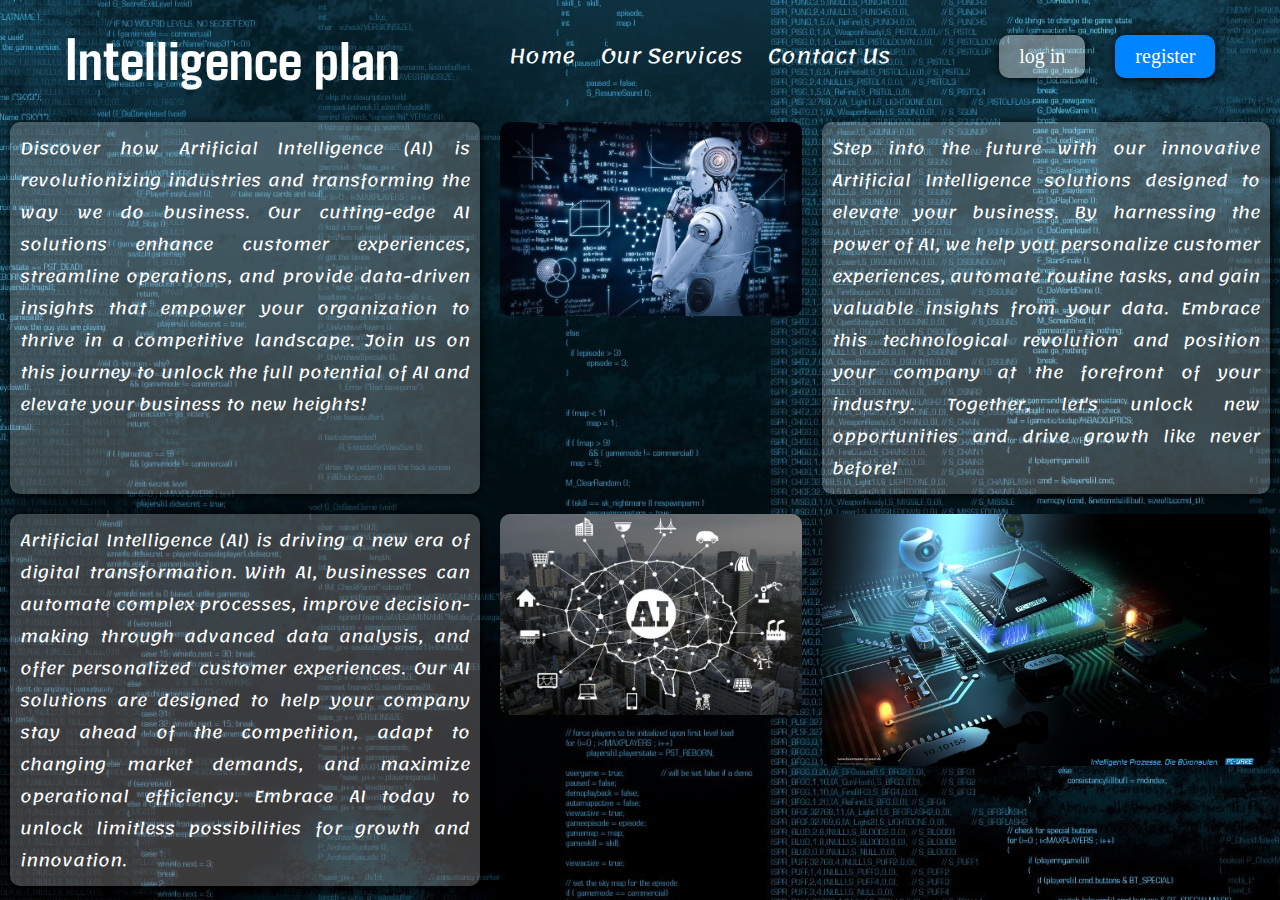
<file: index.html>
<!DOCTYPE html>
<html lang="en">
    <head>
        <meta charset="UTF-8">
        <meta name="viewport" content="width=device-width, initial-scale=1.0">
        <link rel="icon" href="pic/logo/logo.jpg">
        <link rel="stylesheet" href="css/all.min.css">
        <link rel="stylesheet" href="css/style.css">
        <title>Intelligence plan</title>
    </head>
    <body>
        <main>
            <header>
                <aside>
                    <button id="button"><i class="fa-solid fa-bars"></i></button>
                    <a href="index.html"><h1>Intelligence plan</h1></a>
                </aside>
                <nav>
                        <ul id="menu" class="opcl">
                            <li><a href="index.html">Home </a></li>
                            <li><a href="our-services.html">Our Services </i></a></li>
                            <li><a href="contact.html">Contact Us</a></li>
                        </ul>
                </nav>
                <div class="sr">
                    <a href="log-in.html">log in</a>
                    <a href="register.html">register</a>
                </div>
            </header>

            <section class="one">
                <img src="pic/background 1.jpg" alt="">
                <p>Discover how Artificial Intelligence (AI) is revolutionizing industries and transforming the way we do business. Our cutting-edge AI solutions enhance customer experiences, streamline operations, and provide data-driven insights that empower your organization to thrive in a competitive landscape. Join us on this journey to unlock the full potential of AI and elevate your business to new heights!</p>
                <img src="pic/section.jpg" alt="">
                <p>Step into the future with our innovative Artificial Intelligence solutions designed to elevate your business. By harnessing the power of AI, we help you personalize customer experiences, automate routine tasks, and gain valuable insights from your data. Embrace this technological revolution and position your company at the forefront of your industry. Together, let's unlock new opportunities and drive growth like never before!</p>
                <p>Artificial Intelligence (AI) is driving a new era of digital transformation. With AI, businesses can automate complex processes, improve decision-making through advanced data analysis, and offer personalized customer experiences. Our AI solutions are designed to help your company stay ahead of the competition, adapt to changing market demands, and maximize operational efficiency. Embrace AI today to unlock limitless possibilities for growth and innovation.</p>
                <img src="pic/wallpaperflare.com_wallpaper (3).jpg" alt="">
            </section>
        </main>
        <script>
            let menu = document.getElementById('menu');
            let button = document.getElementById('button')
            button.onclick = function(event){
                event.stopPropagation();
                menu.classList.toggle('opcl');
            }
            document.onclick = function(event){
                if(!menu.contains(event.target)){
                    menu.classList.remove('opcl')
                }
            }
        </script>
    </body>
</html>
</file>
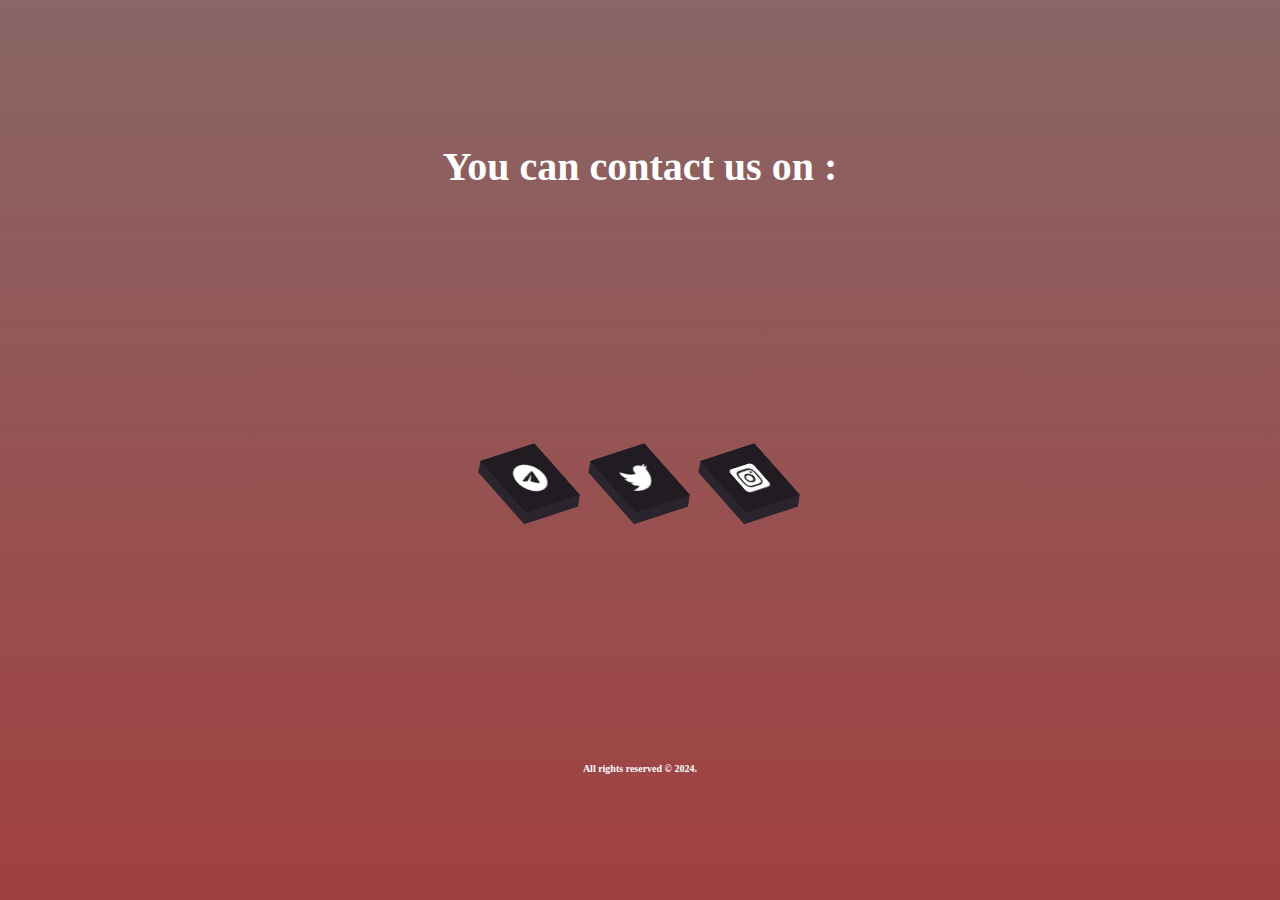
<file: contact.html>
<!DOCTYPE html>
<html lang="en">
    <head>
        <meta charset="UTF-8">
        <meta name="viewport" content="width=device-width, initial-scale=1.0">
        <link rel="stylesheet" href="css/all.min.css">
        <title>contact</title>
        <style>
            body{
                margin: 0;
            }
            footer{
                display:flex;
                flex-flow:column wrap;
                align-content:center;
                justify-content:space-around;
                background-image:linear-gradient(to top, rgb(161, 64, 64), rgb(138, 102, 102));
                height:100vh;
            }
            footer h1{
                font-size:40px;
                color:white;
                text-align:center;
                font-family:arabic-font;
            }
            footer div{
                display:flex;
                justify-content:center;
                gap:50px;
            }
            footer div a{
                display: block;
                position: relative;
                transform-style: preserve-3d;
                transform: rotate(-25deg) skewy(25deg) rotateZ(-19deg);
                height: 60px;
                width: 60px;
                cursor:pointer;
            }
            footer a::before{
                content: "";
                background-color: #2a252c;
                position: absolute;
                bottom: -5px;
                left: -10px;
                width: 10px;
                height: 100%;
                transform: skewy(138deg);
            }
            footer a::after{
                content: "";
                background-color: #2a252c;
                position: absolute;
                bottom: -10px;
                left: 0;
                width: 100%;
                height: 10px;
                transform-origin: top;
                transform: skewX(-46deg);
            }
            footer div a span{    
                z-index:2;
                display:flex;
                justify-content:center;
                align-items:center;
                line-height:50px;
                position: absolute;
                color: white;
                background-color: #201c22;
                width:100%;
                height: 100%;
                transition:.5s ease ;
            }
            footer a:hover span{
                box-shadow: -1px 1px 2px black;
            }
            footer a:nth-of-type(1):hover span{
                background-color:rgb(105, 204, 243);
            }
            footer a:nth-of-type(2):hover span{
                background-color:aqua;
            }
            footer a:nth-of-type(3):hover span{
                background-color:red;
            }
            footer a:hover span:nth-child(4){
                transform: translate(30px,-30px);
                opacity:1;
            }
            footer a:hover span:nth-child(3){
                transform: translate(20px,-20px);
                opacity:.7;
            }
            footer a:hover span:nth-child(2){
                transform: translate(10px,-10px);
                opacity:.4;
            }
            footer a:hover span:nth-child(1){
                transform: translate(0px,0px);
                background-color:#201c22;
                opacity:.5;
            }
            footer div a i{
                color:white;
                font-size:30px;
            }
            footer h6{
                font-size:10px;
                color:white;
                margin-bottom:10px;
                text-align:center;
            }
            @media screen and (max-width:600px) {
                footer div p{
                    width: 30px;
                    height: 30px;
                }
                footer div p i{
                    color:white;
                    font-size:20px;
                }
            }
        </style>
    </head>
    <body>
        <footer>
            <h1>You can contact us on :</h1>
            <div>
                <a href="https://t.me/Intelligence412345Bot">
                    <span></span>
                    <span></span>
                    <span><i class="fa-brands fa-telegram"></i></span>
                </a>
                <a>
                    <span></span>
                    <span></span>
                    <span><i class="fa-brands fa-twitter"></i></span>
                </a>
                <a>
                    <span></span>
                    <span></span>
                    <span><i class="fa-brands fa-square-instagram"></i></span>
                </a>  
            </div>
            <h6>All rights reserved © 2024.</h6>
        </footer>
    </body>
</html>
</file>
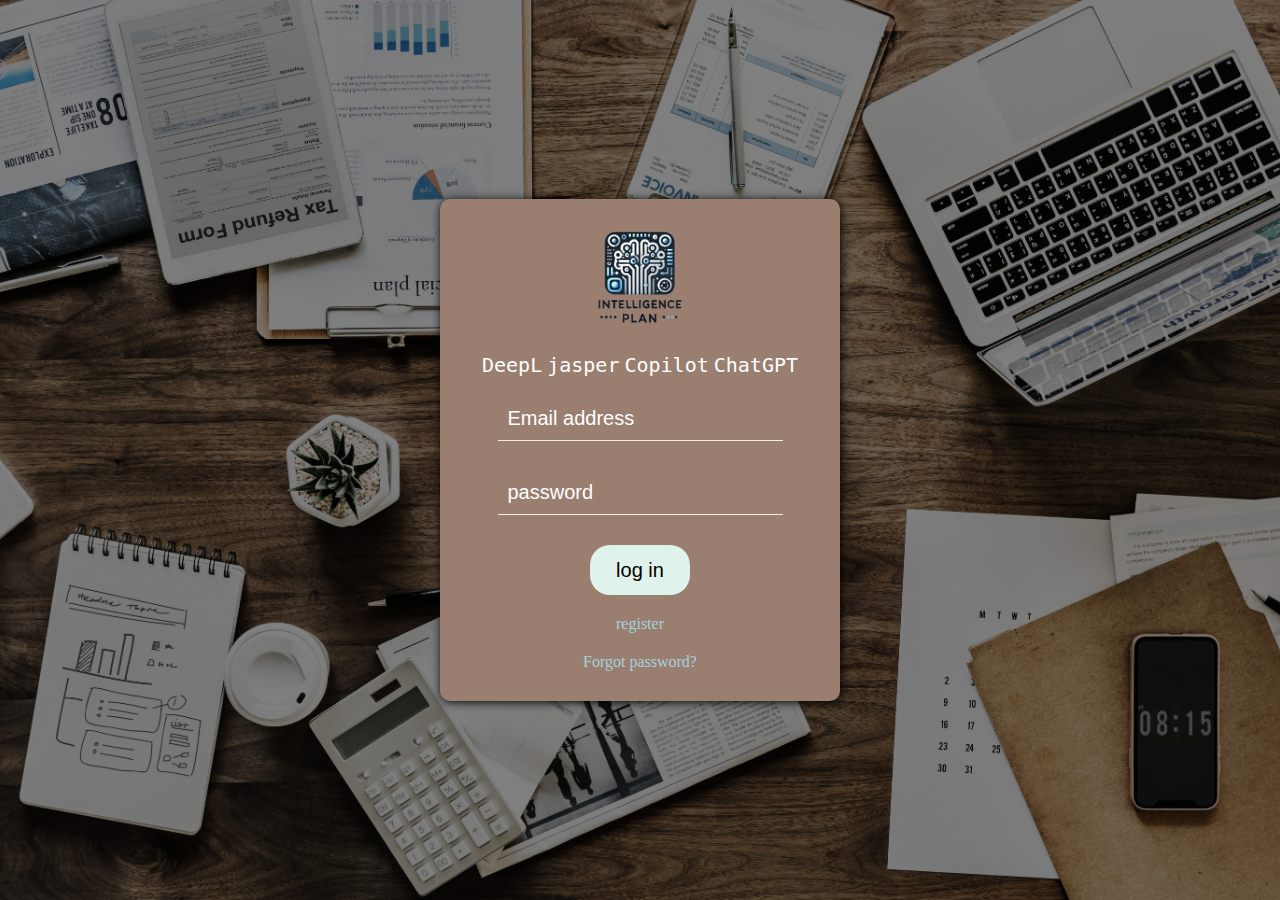
<file: log-in.html>
<!DOCTYPE html>
<html lang="en">
    <head>
        <meta charset="UTF-8">
        <meta name="viewport" content="width=device-width, initial-scale=1.0">
        <style>
            *{
                margin: 0;
                padding: 0;
                box-sizing: border-box;
            }
            main{
                background: url(pic/wallpaperflare.com_walalpaper.jpg) center/cover no-repeat rgba(0, 0, 0, 0.493);
                background-blend-mode: multiply;
                height:100vh;
                display: flex;
                align-items: center;
                direction: rtl;
            
            }
            .sin{
                background-color: #9A7E6F;
                border-radius: 10px;
                box-shadow: 1px 1px 10px black;
                padding: 30px;
                width: 400px;
                margin:auto;
                display: flex;
                flex-direction: column;
                align-items: center;
                gap: 20px;
            }
            @media screen and (max-width:500px) {
                .sin{
                    width: 350px;
                    padding: 10px;
                }
            }
            .sin img{
                width:100px;
            
            }
            .sin form{
                display: flex;
                flex-direction: column;
                gap: 30px;
            }
            input{
                background-color: #9A7E6F ;
                border: none;
                outline: none;
                padding: 10px;
                border-bottom: 1px solid #eee;
                font-size:20px;
                transition: .3s;
                color: white;
                direction: ltr;
            }
            input:hover{
                border-bottom: 2px solid #fff;
            }
            input:focus{
                border-bottom: 2px solid #fff;
            }
            input::placeholder{
                color: white;
            }
            #submit{
                width: 100px;
                height:50px;
                border-radius: 20px;
                border: none;
                background-color: #DFF2EB;
                transition: .3s;
                cursor: pointer;
                margin: auto;
                font-size: 20px;
                user-select: none;
            }
            #submit:hover{
                background-color: #CBD2A4;
                color: rgb(15, 70, 60);
            }
            p{
                color: #EEEEEE;
            }
            a{
                color: #A2D2DF;
                text-decoration: none;
                transition: .3s;
            }
            a:hover{
                color: #fff;
            }
            .but{
                display: flex;
                gap: 5px;
                margin: auto;
            }
            .but button{
                font-size: 20px;
                border: none;
                cursor: pointer;
                background-color: transparent;
                color: white;
                font-family: monospace;
                transition: .3s;
            }
            .but button:hover{
                color: #5eb6c5;
            }
            .but button.click{
                border-bottom: 2px solid #00d9ff;
                color: rgb(0, 217, 255);
            }
        </style>
        <title>log in</title>
    </head>
    <body>
        <main>
            <div class="sin">
                <a href="index.html"><img src="pic/logo/Screenshot_1-removebg-preview.png" alt=""></a>
                <div class="but">
                    <button id="chat" onclick="chatF()">ChatGPT</button>
                    <button id="cop" onclick="copF()">Copilot</button>
                    <button id="jas" onclick="jasF()">jasper</button>
                    <button id="deep" onclick="deepF()">DeepL</button>
                </div>
                <form>
                    <input type="email" placeholder="Email address" id="email">
                    <input type="password" placeholder="password" id="pass">
                    <button  onclick="send(event)" id="submit">log in</button>
                </form>
                <a href="register.html">register</a><a href="">?Forgot password</a>
            </div>
        </main>
        <script>
            let chat = document.getElementById('chat');
            let butS = window.getComputedStyle(chat);
            let cop = document.getElementById('cop');
            let copS = window.getComputedStyle(cop);
            let jas = document.getElementById('jas');
            let jasS = window.getComputedStyle(jas);
            let deep = document.getElementById('deep');
            let deepS = window.getComputedStyle(deep);
            let email = document.getElementById('email')
            let pass = document.getElementById('pass')
            function chatF(){
                chat.classList.add('click');
                cop.classList.remove('click');
                jas.classList.remove('click');
                deep.classList.remove('click');
            }
            function copF(){
                cop.classList.add('click');
                chat.classList.remove('click');
                jas.classList.remove('click');
                deep.classList.remove('click');
            }
            function jasF(){
                jas.classList.add('click');
                chat.classList.remove('click');
                cop.classList.remove('click');
                deep.classList.remove('click');
            }
            function deepF(){
                deep.classList.add('click');
                chat.classList.remove('click');
                cop.classList.remove('click');
                jas.classList.remove('click');
            }
            function send(event){
                event.preventDefault();
                if(!email.value || !pass.value){
                    if(!email.value){
                        email.style.borderBottom = '1px solid red'
                    }else{
                        email.style.borderBottom = '1px solid green'
                    }
                    if(!pass.value){
                        pass.style.borderBottom = '1px solid red'
                    }else{
                        pass.style.borderBottom = '1px solid green'
                    }
                }else{
                    if(butS.color == 'rgb(0, 217, 255)'){
                        window.location.href = 'https://chatgpt.com/';
                    }else if(copS.color == 'rgb(0, 217, 255)'){
                        window.location.href = 'https://copilot.microsoft.com/';
                    }else if(jasS.color == 'rgb(0, 217, 255)'){
                        window.location.href = 'https://www.jasper.ai/';
                    }else if(deepS.color == 'rgb(0, 217, 255)'){
                        window.location.href = 'https://www.deepl.com/en/translator';
                    }else{
                        window.alert('please choose your account type')
                    }
                }
            }
        </script>
    </body>
</html>
</file>
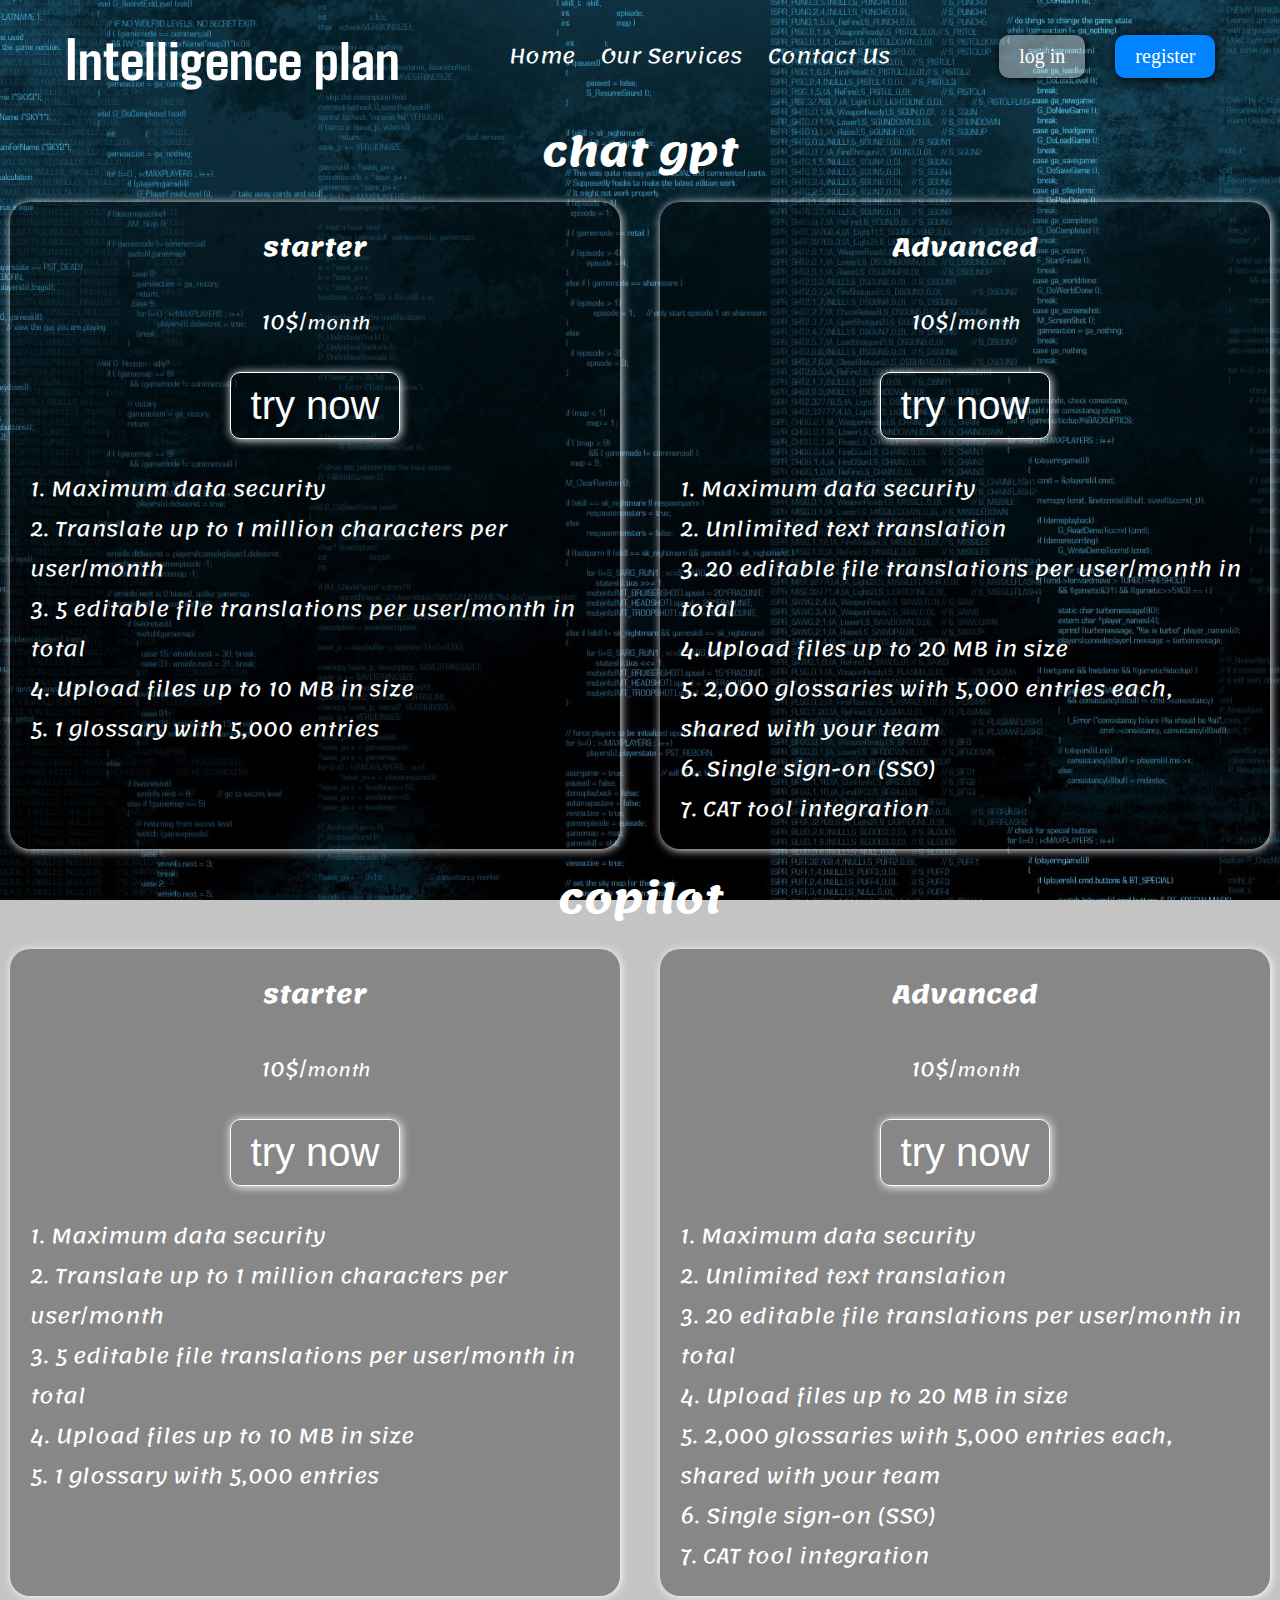
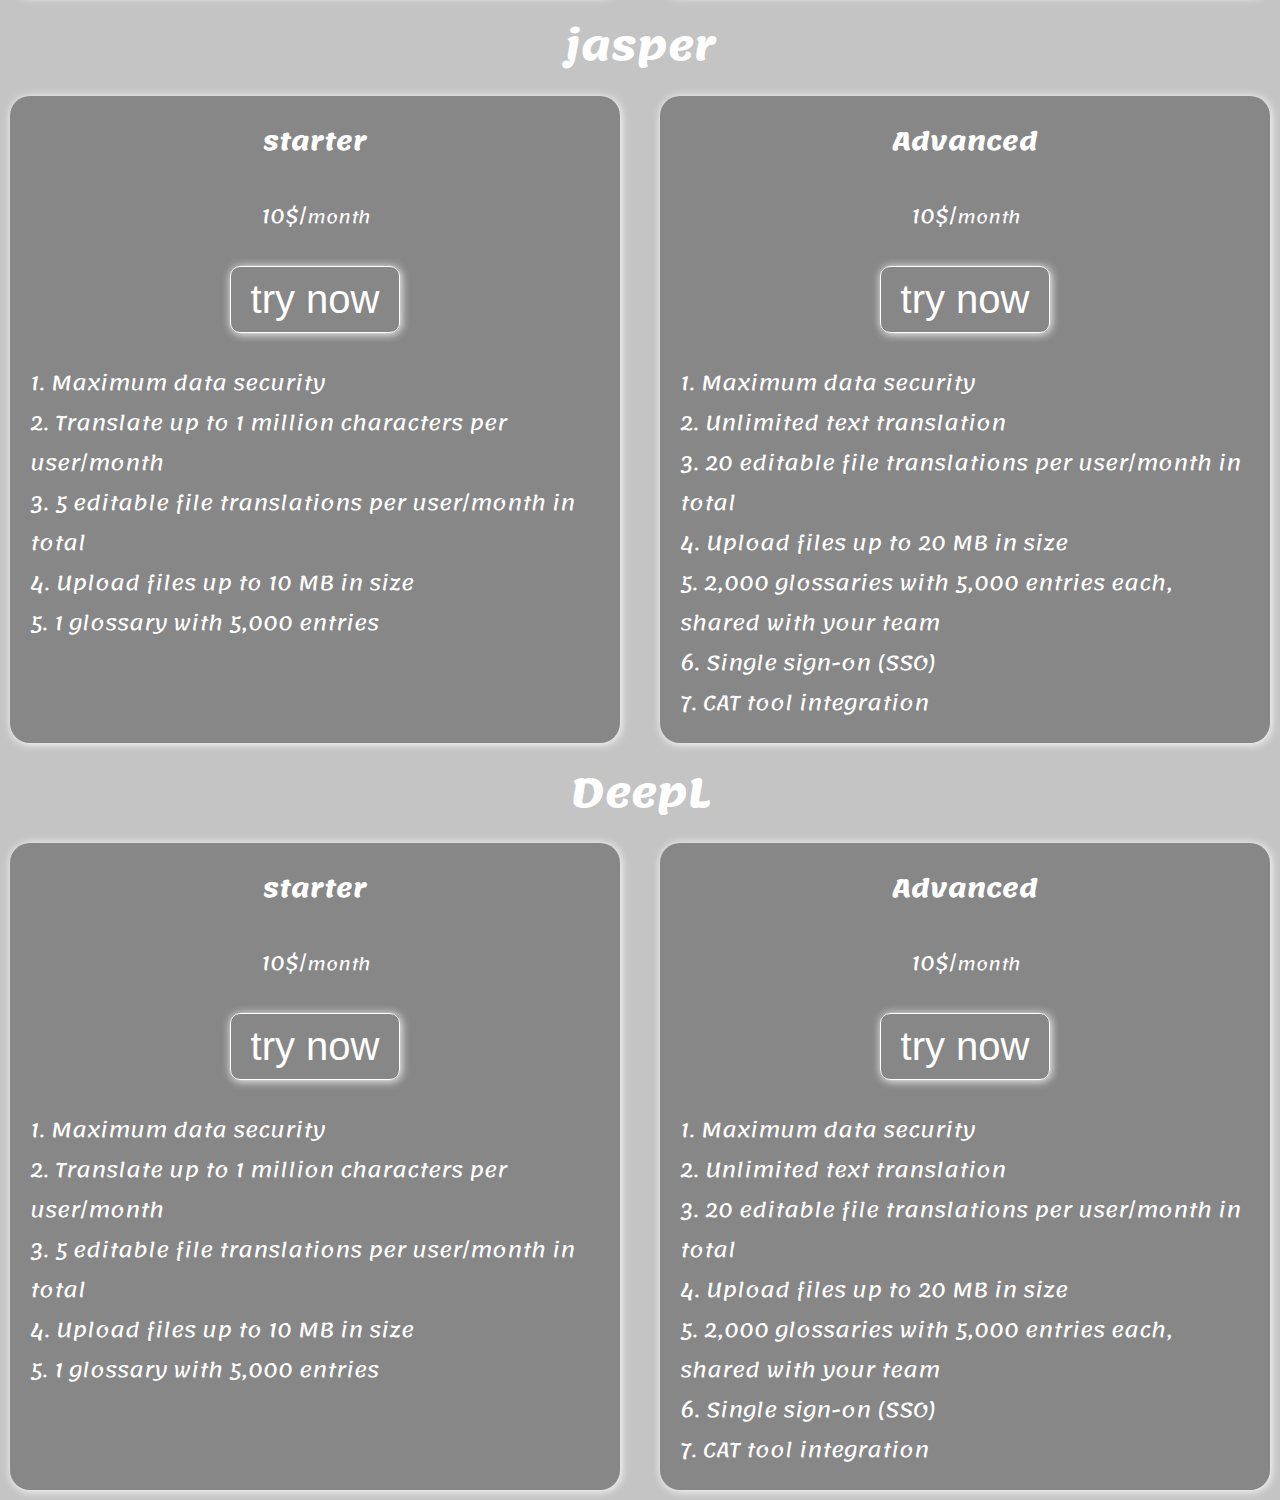
<file: our-services.html>
<!DOCTYPE html>
<html lang="en">
    <head>
        <meta charset="UTF-8">
        <meta name="viewport" content="width=device-width, initial-scale=1.0">
        <link rel="icon" href="pic/logo/logo.jpg">
        <link rel="stylesheet" href="css/all.min.css">
        <link rel="stylesheet" href="css/style.css">
        <title>services</title>
    </head>
    <body>
        <main>
            <header>
                <aside>
                    <button onclick=" menuF()" id="button"><i class="fa-solid fa-bars"></i></button>
                    <a href="index.html"><h1>Intelligence plan</h1></a>
                </aside>
                <nav>
                        <ul id="menu">
                            <li><a href="index.html">Home </a></li>
                            <li><a href="our-services.html">Our Services </i></a></li>
                            <li><a href="contact.html">Contact Us</a></li>
                        </ul>
                </nav>
                <div class="sr">
                    <a href="log-in.html">log in</a>
                    <a href="register.html">register</a>
                </div>
            </header>
            <section class="two">
                <h2>chat gpt</h2>
                <div>
                    <div class="price">
                        <h3>starter</h3>
                        <span>10$/<small>month</small></span>
                        <button onclick="reg()">try now</button>
                        <ul>
                            <li>Maximum data security</li>
                            <li>Translate up to 1 million characters per user/month</li>
                            <li>5 editable file translations per user/month in total</li>
                            <li>Upload files up to 10 MB in size</li>
                            <li>1 glossary with 5,000 entries</li>
                        </ul>
                    </div>
                    <div class="price">
                        <h3>Advanced</h3>
                        <span>10$/<small>month</small></span>
                        <button onclick="reg()">try now</button>
                        <ul>
                            <li>Maximum data security</li>
                            <li>Unlimited text translation</li>
                            <li>20 editable file translations per user/month in total</li>
                            <li>Upload files up to 20 MB in size</li>
                            <li>2,000 glossaries with 5,000 entries each, shared with your team</li>
                            <li>Single sign-on (SSO)</li>
                            <li>CAT tool integration</li>
                        </ul>
                    </div>
                </div>
            </section>
            <section class="three">
                <h2>copilot</h2>
                <div>
                    <div class="price">
                        <h3>starter</h3>
                        <span>10$/<small>month</small></span>
                        <button onclick="reg()">try now</button>
                        <ul>
                            <li>Maximum data security</li>
                            <li>Translate up to 1 million characters per user/month</li>
                            <li>5 editable file translations per user/month in total</li>
                            <li>Upload files up to 10 MB in size</li>
                            <li>1 glossary with 5,000 entries</li>
                        </ul>
                    </div>
                    <div class="price">
                        <h3>Advanced</h3>
                        <span>10$/<small>month</small></span>
                        <button onclick="reg()">try now</button>
                        <ul>
                            <li>Maximum data security</li>
                            <li>Unlimited text translation</li>
                            <li>20 editable file translations per user/month in total</li>
                            <li>Upload files up to 20 MB in size</li>
                            <li>2,000 glossaries with 5,000 entries each, shared with your team</li>
                            <li>Single sign-on (SSO)</li>
                            <li>CAT tool integration</li>
                        </ul>
                    </div>
                </div>
            </section>
            <section class="four">
                <h2>jasper</h2>
                <div>
                    <div class="price">
                        <h3>starter</h3>
                        <span>10$/<small>month</small></span>
                        <button onclick="reg()">try now</button>
                        <ul>
                            <li>Maximum data security</li>
                            <li>Translate up to 1 million characters per user/month</li>
                            <li>5 editable file translations per user/month in total</li>
                            <li>Upload files up to 10 MB in size</li>
                            <li>1 glossary with 5,000 entries</li>
                        </ul>
                    </div>
                    <div class="price">
                        <h3>Advanced</h3>
                        <span>10$/<small>month</small></span>
                        <button onclick="reg()">try now</button>
                        <ul>
                            <li>Maximum data security</li>
                            <li>Unlimited text translation</li>
                            <li>20 editable file translations per user/month in total</li>
                            <li>Upload files up to 20 MB in size</li>
                            <li>2,000 glossaries with 5,000 entries each, shared with your team</li>
                            <li>Single sign-on (SSO)</li>
                            <li>CAT tool integration</li>
                        </ul>
                    </div>
                </div>
            </section>
            <section class="five">
                <h2>DeepL</h2>
                <div>
                    <div class="price">
                        <h3>starter</h3>
                        <span>10$/<small>month</small></span>
                        <button onclick="reg()">try now</button>
                        <ul>
                            <li>Maximum data security</li>
                            <li>Translate up to 1 million characters per user/month</li>
                            <li>5 editable file translations per user/month in total</li>
                            <li>Upload files up to 10 MB in size</li>
                            <li>1 glossary with 5,000 entries</li>
                        </ul>
                    </div>
                    <div class="price">
                        <h3>Advanced</h3>
                        <span>10$/<small>month</small></span>
                        <button onclick="reg()">try now</button>
                        <ul>
                            <li>Maximum data security</li>
                            <li>Unlimited text translation</li>
                            <li>20 editable file translations per user/month in total</li>
                            <li>Upload files up to 20 MB in size</li>
                            <li>2,000 glossaries with 5,000 entries each, shared with your team</li>
                            <li>Single sign-on (SSO)</li>
                            <li>CAT tool integration</li>
                        </ul>
                    </div>
                </div>
            </section>
        </main>
        <script>
            let menu = document.getElementById('menu');
            let button = document.getElementById('button')
            function menuF(){
            if(menu.style.display === 'none'){
                menu.style.display = 'flex'
            }else{
                menu.style.display = 'none'
            }
        }    
        function reg(){
            window.location.href = 'register.html'
        }   
        </script>
    </body>
</html>
</file>
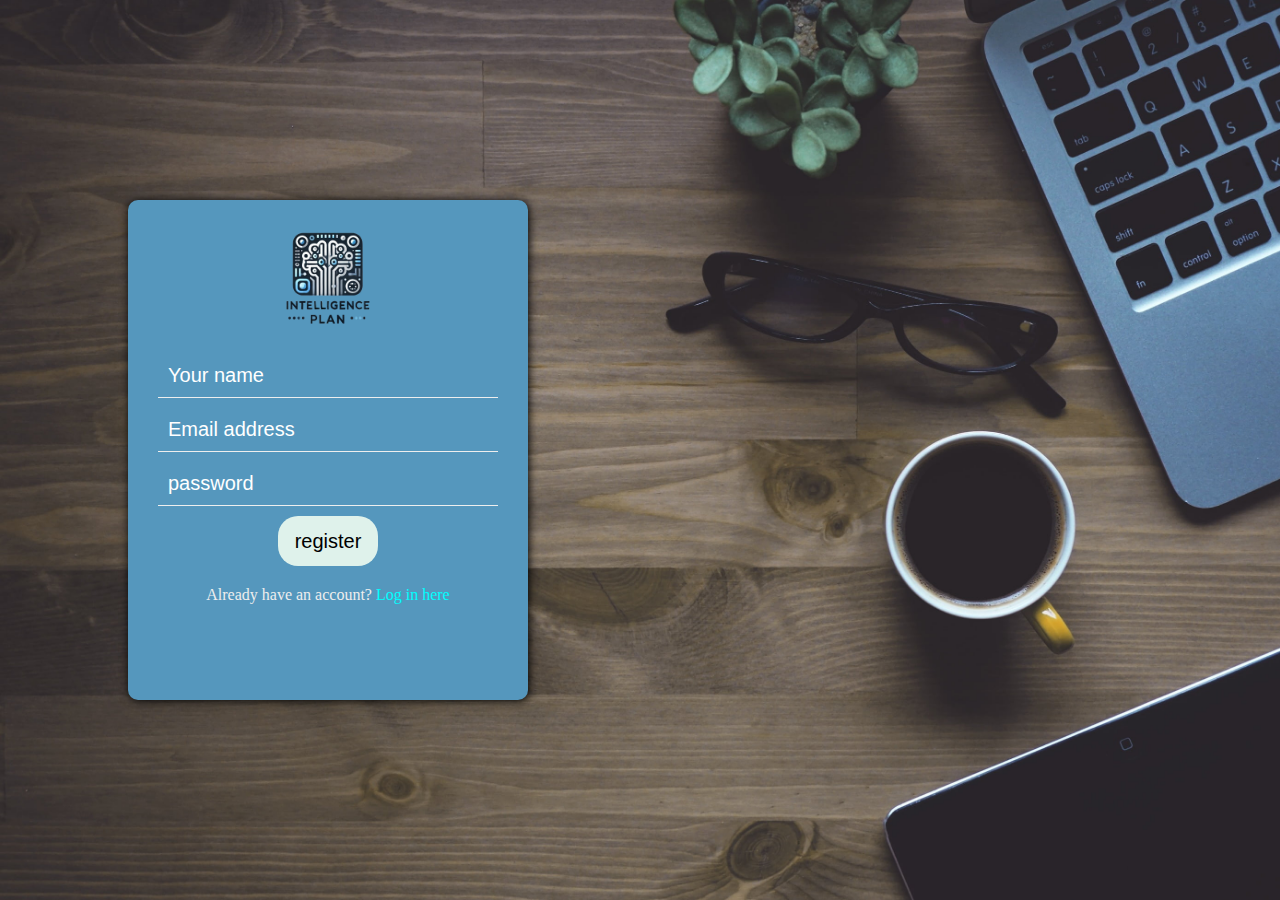
<file: register.html>
<!DOCTYPE html>
<html lang="en">
    <head>
        <meta charset="UTF-8">
        <meta name="viewport" content="width=device-width, initial-scale=1.0">
        <style>
            *{
                margin: 0;
                padding: 0;
                box-sizing: border-box;
            }
            main{
                background: url(pic/wallpaperflare.com_wallpaper\ \(1\).jpg) center/cover no-repeat;
                height:100vh;
                display: flex;
                align-items: center;
            
            }
            div{
                background-color: #5597bd;
                border-radius: 10px;
                box-shadow: 1px 1px 10px black;
                padding: 30px;
                text-align: center;
                width: 400px;
                height: 500px;
                margin-left: 10%;
                display: flex;
                flex-direction: column;
                gap: 20px;
            }
            @media screen and (max-width:500px) {
                div{
                    width: 350px;
                    height: 450px;
                    padding: 10px;
                    margin: auto;
                }
            }
            div img{
                width:100px;
            
            }
            div form{
                display: flex;
                flex-direction: column;
                gap: 10px;
            }
            input{
                background-color: #5597bd ;
                border: none;
                outline: none;
                padding: 10px;
                border-bottom: 1px solid #eee;
                font-size:20px;
                transition: .3s;
                color: white;
            }
            input:hover{
                border-bottom: 2px solid #fff;
            }
            input:focus{
                border-bottom: 2px solid #fff;
            }
            input::placeholder{
                color: white;
            }
            button{
                width: 100px;
                height:50px;
                border-radius: 20px;
                border: none;
                background-color: #DFF2EB;
                transition: .3s;
                cursor: pointer;
                margin: auto;
                font-size: 20px;
                user-select: none;
            }
            button:hover{
                background-color: #FFCF9D;
                color: rgb(15, 70, 60);
            }
            p{
                color: #EEEEEE;
            }
            a{
                color: aqua;
                text-decoration: none;
                transition: .3s;
            }
            a:hover{
                color: #ddd;
            }
        </style>
        <title>register</title>
    </head>
    <body>
        <main>
            <div>
                <a href="index.html"><img src="pic/logo/Screenshot_1-removebg-preview.png" alt=""></a>
                <form action="">
                    <input type="text" placeholder="Your name">
                    <input type="email" placeholder="Email address">
                    <input type="password" placeholder="password">
                    <button onclick="send(event)">register</button>
                </form>
                <p>Already have an account? <a href="log-in.html">Log in here</a></p>
            </div>
        </main>
        <script>
            function  send(event){
                event.preventDefault();
                window.location.href = 'log-in.html';
            }
        </script>
    </body>
</html>
</file>
<file: css/style.css>
*{
    margin: 0;
    padding: 0;
    box-sizing: border-box;
    user-select: none;
    color: white;
}
@font-face {
    font-family:main-font;
    src: url(../fonts/Lemonada-VariableFont_wght.ttf);
}
@font-face {
    font-family: logo-font;
    src: url(../fonts/Agdasima-Bold.ttf);
}
:root{
    --main-color: #111827;
    --second-color: white;
    --third-color: #3620d8;
}
main{
    background: url(../pic/wallpaperflare.com_wallpaper\ \(2\).jpg) center/cover no-repeat rgba(0, 0, 0, 0.233) fixed;
    background-blend-mode: multiply;
    min-height: 100vh;
}
main header{
    display: flex;
    justify-content: space-around;
    padding: 20px;
    align-items: center;
    flex-wrap: wrap;
    gap: 20px;
}
main header button{
    display: none;
}
main header aside {
    display: flex;
    gap: 20px;
}
main header aside > a{
    color: white;
    text-decoration: none;
    font-size: 30px;
    font-family: logo-font;
    white-space: nowrap;
    display: flex;
    align-items: center;
}
main header div{
    display: flex;
    gap: 30px;
}
main header div a{
    font-size: 20px;
    color: white;
    text-decoration: none;
    padding: 10px 20px;
    box-shadow: 1px 1px 10px black;
    border-radius: 10px;
    transition: .3s;
    display: flex;
    align-items: center;

}
main header div a:nth-child(1){
    background-color: rgba(255, 255, 255, 0.39);
}
main header div a:nth-child(2){
    background-color:rgb(0, 132, 255);
}
main header div a:hover{
    background-color: rgba(14, 206, 62, 0.76);
}
main nav{
    display: flex;
}
main nav ul{
    list-style: none;
    font-size: 20px;
    display: flex;
    gap: 20px;
    align-items: center;
    white-space: nowrap;
}
main nav ul a{
    color: white;
    text-decoration: none;
    width: 100%;
    border-radius: 20px;
    transition: .3s;
    white-space: pre;
    font-family: main-font ,monospace;
}
main nav ul a:hover{
    color: #46cfcfa2;
}
.fa-solid{
    display: none;
}
@media screen and (max-width:1050px) {
    main header button{
        display: flex;
        align-items: center;
        font-size: 40px;
        color: white;
        width: fit-content;
        height: fit-content;
        background-color: transparent;
        border: none;
        cursor: pointer;
        transition: .3s;
        margin-top: 10px;
    }
    main header button:hover{
        color: #46cfcfa2;
    }
    main nav ul{
        display: none;
        flex-direction: column;
        position: absolute;
        top: 100px;
        left: 20px;
        background-color: rgba(0, 0, 0, 0.39);
        padding: 20px;
        gap: 10px;
    }
    main nav ul li{
        width: 100%;
        text-align: center;
    }
    main nav ul a{
        width: 100%;
        padding: 20px;
        display: inline-block;
    }
    main nav ul a:hover{
        background-color: rgba(255, 255, 255, 0.445);
        color: white;
        border-radius: 0;
    }
    .fa-solid{
        display: inline-block;
    }
}
@media screen and (max-width:650px) {
    main header{
        justify-content: center;
    }

}
article{
    height: 100vh;
}
.one{
    display: grid;
    padding: 10px;
    grid-template-areas: 
    'p1 img1 p2'
    'p3 img2 img3';
    gap: 20px;
}
.one p{
    color: white;
    font-family: main-font;
    border-radius: 10px;
    box-shadow: 1px 1px 10px black;
    background-color: rgba(255, 255, 255, 0.226);
    text-align: justify;
    padding: 10px;
}
.one img{
    width: 100%;
    border-radius: 10px;
}
.one p:nth-of-type(1){
    grid-area:p1;
}
.one p:nth-of-type(2){
    grid-area:p2;
}
.one p:nth-of-type(3){
    grid-area:p3;
}
.one img:nth-of-type(1){
    grid-area: img1;
}
.one img:nth-of-type(2){
    grid-area: img2;
}
.one img:nth-of-type(3){
    grid-area: img3;
}
@media screen and (max-width:1200px){
    .one{
        grid-template-areas: 
        'p1 img1'
        'img2 p2'
        'p3 img3';
        gap: 20px;
    }
} 
@media screen and (max-width:800px){
    .one{
        grid-template-areas: 
        'p1'
        'img1'
        'p2'
        'img2'
        'p3'
        'img3';
        gap: 20px;
    }
}
section:not(.one){
    text-align: center;
    font-family: main-font;

}
section h2{
    font-size: 40px;

}
section h3{
    font-size: 25px;
}

section > div{
    display: grid;
    grid-template-columns: repeat(auto-fit, minmax(300px, 1fr));
    gap: 20px;
}
.price{
    background-color: rgba(0, 0, 0, 0.308);
    padding: 20px;
    margin: 10px;
    border-radius: 20px;
    box-shadow: 1px 1px 10px rgb(255, 255, 255);
    display: flex;
    flex-direction: column;
    align-items: center;
    gap: 30px;

}
section button{
    display: block;
    font-size: 40px;
    color: rgb(255, 255, 255);
    border-radius: 10px;
    background-color: transparent;
    border: 1px solid rgb(255, 255, 255);
    box-shadow: 1px 1px 10px white ;
    padding: 10px 20px;
    cursor: pointer;
    transition: .3s;
}
section button:hover{
    background-color: rgb(83, 105, 50);
}
section ul{
    list-style: decimal inside;
    text-align: start;
    font-size: 20px;
}
.price span{
    font-size: 20px;
}
.opcl{
    display: flex;
}
</file>
